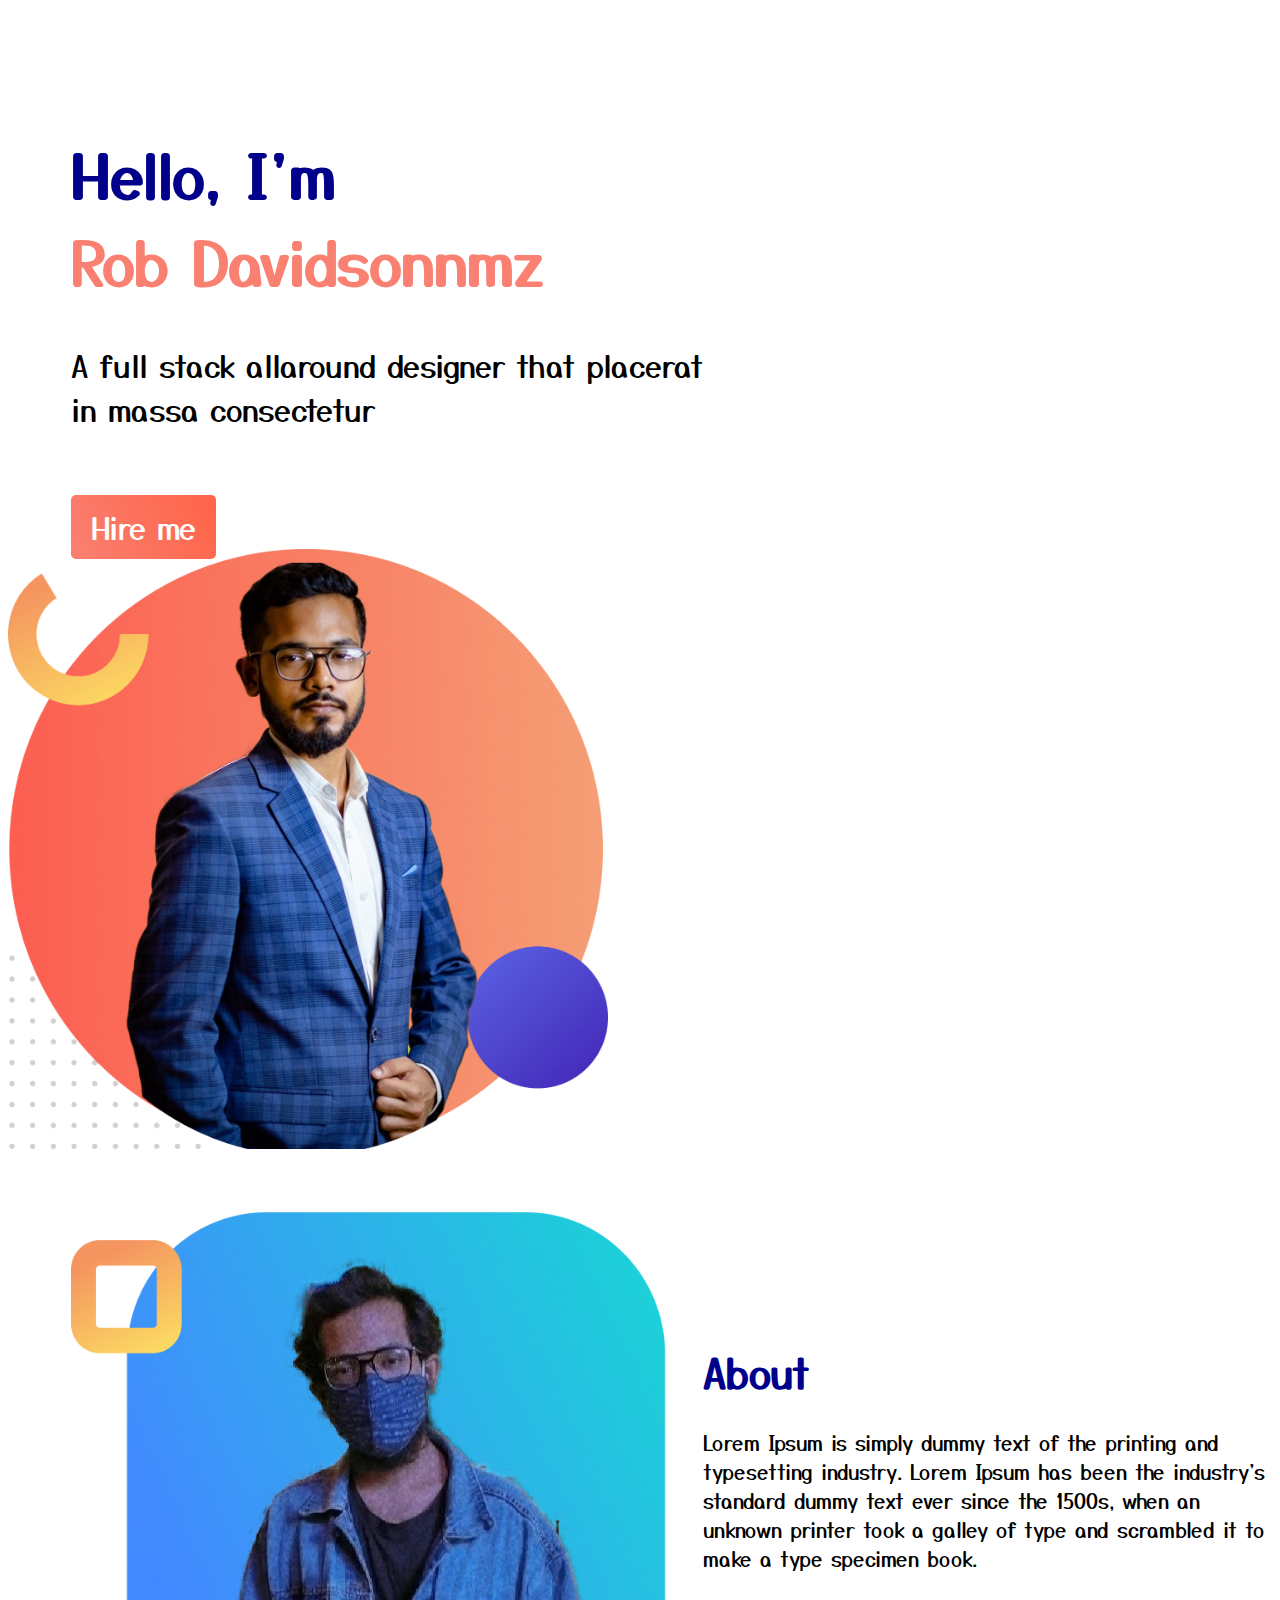
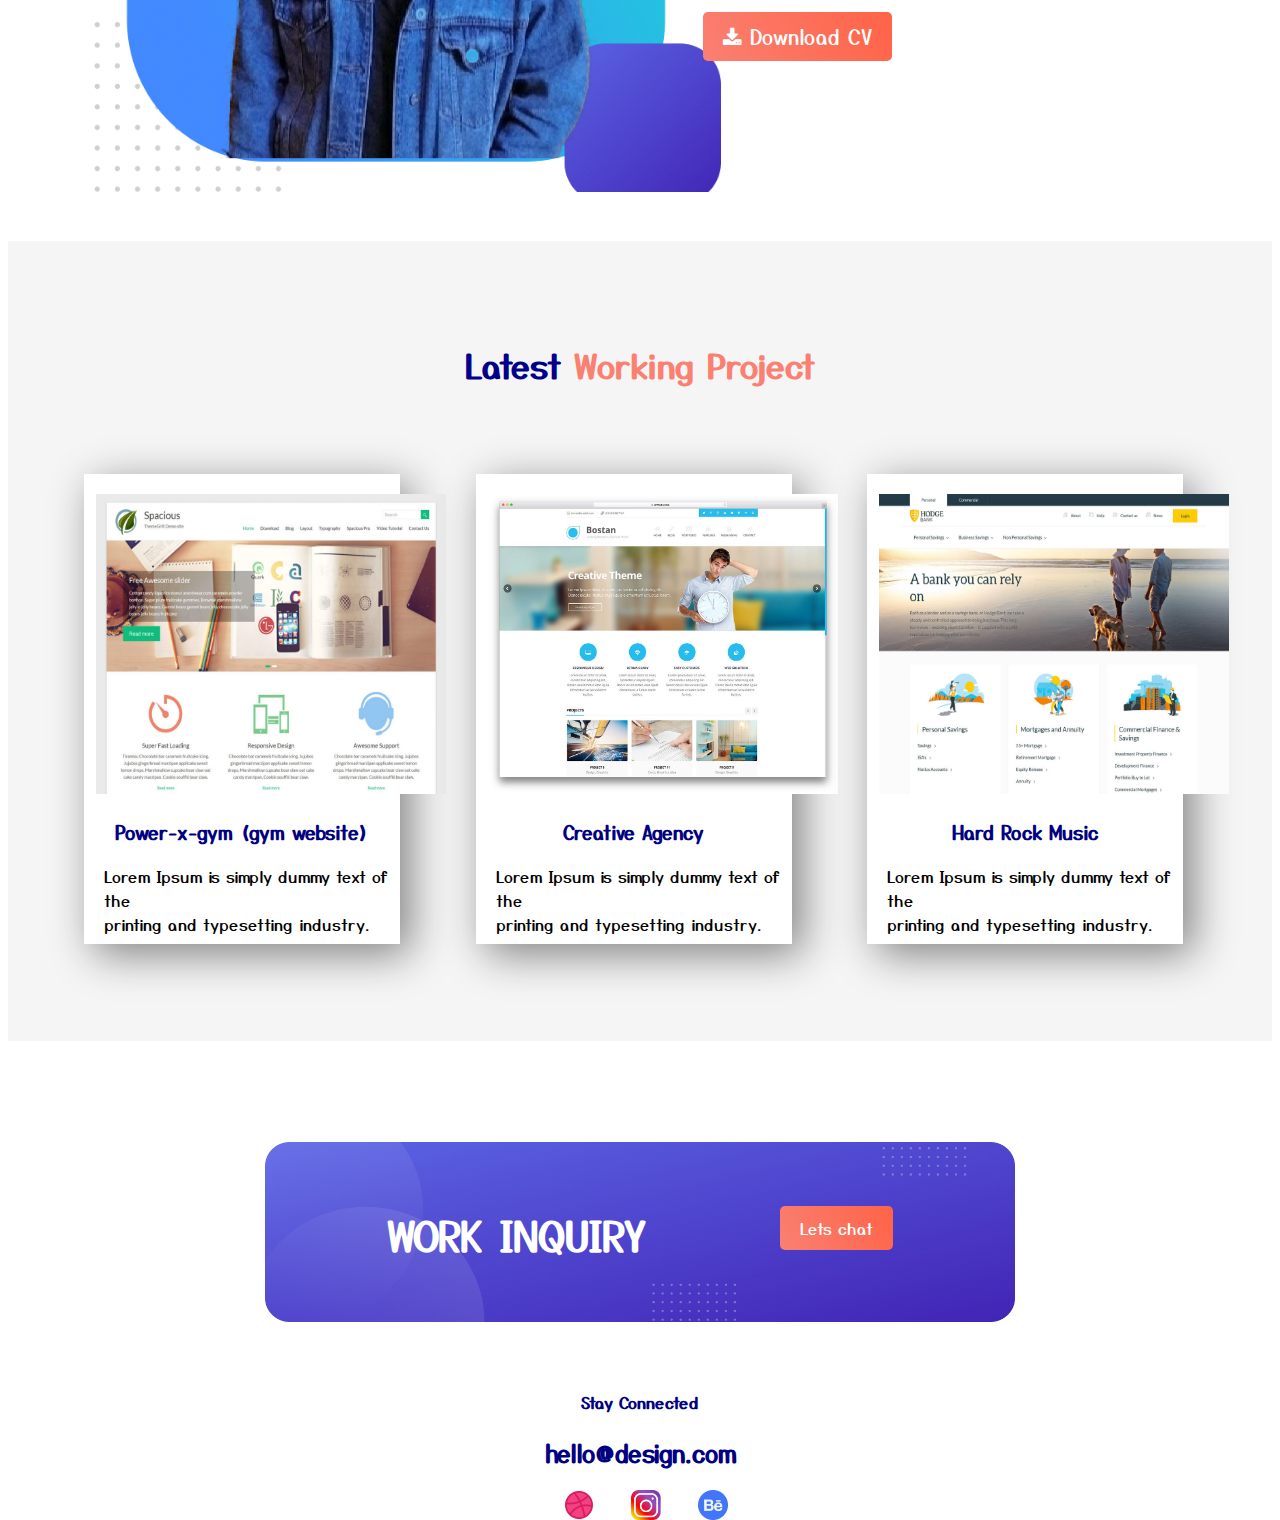
<file: index.html>
<!DOCTYPE html>
<html lang="en">
<head>
    <meta charset="UTF-8">
    <meta name="viewport" content="width=device-width, initial-scale=1.0">
    <title>Portfolio</title>
    <link rel="stylesheet" href="style.css">
    <link rel="preconnect" href="https://fonts.gstatic.com">
    <link href="https://fonts.googleapis.com/css2?family=Yusei+Magic&display=swap" rel="stylesheet">
    <link rel="stylesheet" href="https://cdnjs.cloudflare.com/ajax/libs/font-awesome/4.7.0/css/font-awesome.min.css">
</head>
<body>
    <section>
        <div class="half-width">
            <h1><span class="blue-highlight">Hello, I'm</span><br><span class="salmon-highlight">Rob Davidsonnmz</span></h1>
            <p>A full stack allaround designer that placerat<br>in massa consectetur</p><br>
            <a class="link_button" target="_blank" href="https://www.programming-hero.com/">Hire me</a>
        </div>
        <div class="half-width-img">
            <img src="Group 33086.png" width="600" height="600">
        </div>
    </section>
    <section>
        <div class="half-width">
            <img src="Group 33087.png" width="650" height="600">
        </div>
    </section>
    <section>
        <div class="half-width-text">
            <h1><span class="blue-highlight">About</span><br></h1>
            <p>Lorem Ipsum is simply dummy text of the printing and typesetting industry. Lorem Ipsum has been the industry's standard dummy text ever since the 1500s, when an unknown printer took a galley of type and scrambled it to make a type specimen book.</p><br>
            <a class="link_button" target="_blank" href="Group 33087.png" download><i class="fa fa-download"></i> Download CV</a>
        </div>
    </section>
    <section class=experience>
        <h1 id="center"><span class="blue-highlight">Latest </span><span class="salmon-highlight">Working Project</span></h1>
        <div class="first-one">
            <a target="_blank" href="https://www.programming-hero.com/"><img class="img-layout" src="free-responsive-wordpress-themes-spacious-1024x788.jpg"></a>
            <h3 class="experience-title">Power-x-gym (gym website)</h3>
            <p class="para">Lorem Ipsum is simply dummy text of the <br>
                printing and typesetting industry.
                </p>
        </div>
        <div class="first-one">
            <a target="_blank" href="https://www.programming-hero.com/"><img class="img-layout" src="29a919863bf6e49c8aafb8a0915c7203.jpg"></a>
            <h3 class="experience-title">Creative Agency</h3>
            <p class="para">Lorem Ipsum is simply dummy text of the <br>
                printing and typesetting industry.
                </p>
        </div>
        <div class="first-one">
            <a target="_blank" href="https://www.programming-hero.com/"><img class="img-layout" src="hodge-bank.jpg"></a>
            <h3 class="experience-title">Hard Rock Music</h3>
            <p class="para">Lorem Ipsum is simply dummy text of the <br>
                printing and typesetting industry.
                </p>
        </div>
    </section>
    <div class="inquiry-div">
        <img id="inq-img" src="Group_33094_1.png">
        <div class="adjust"> <h1 id="inq-h1">WORK INQUIRY</h1></div>
        <div class="adjust-2"><a class="link_button" target="_blank" href="https://www.programming-hero.com/">Lets chat</a></div>
    </div> 
</body>
<footer>
    <h4 id="footer">Stay Connected</h4>
    <h2 id="footer-2">hello@design.com</h2>
    
    <div id="foot-div">
        <img class="foot-img" src="image 6.png">
        <img class="foot-img" src="image 7.png">
        <img class="foot-img" src="Group 33059.png">
    </div>

</footer>
</html>
</file>
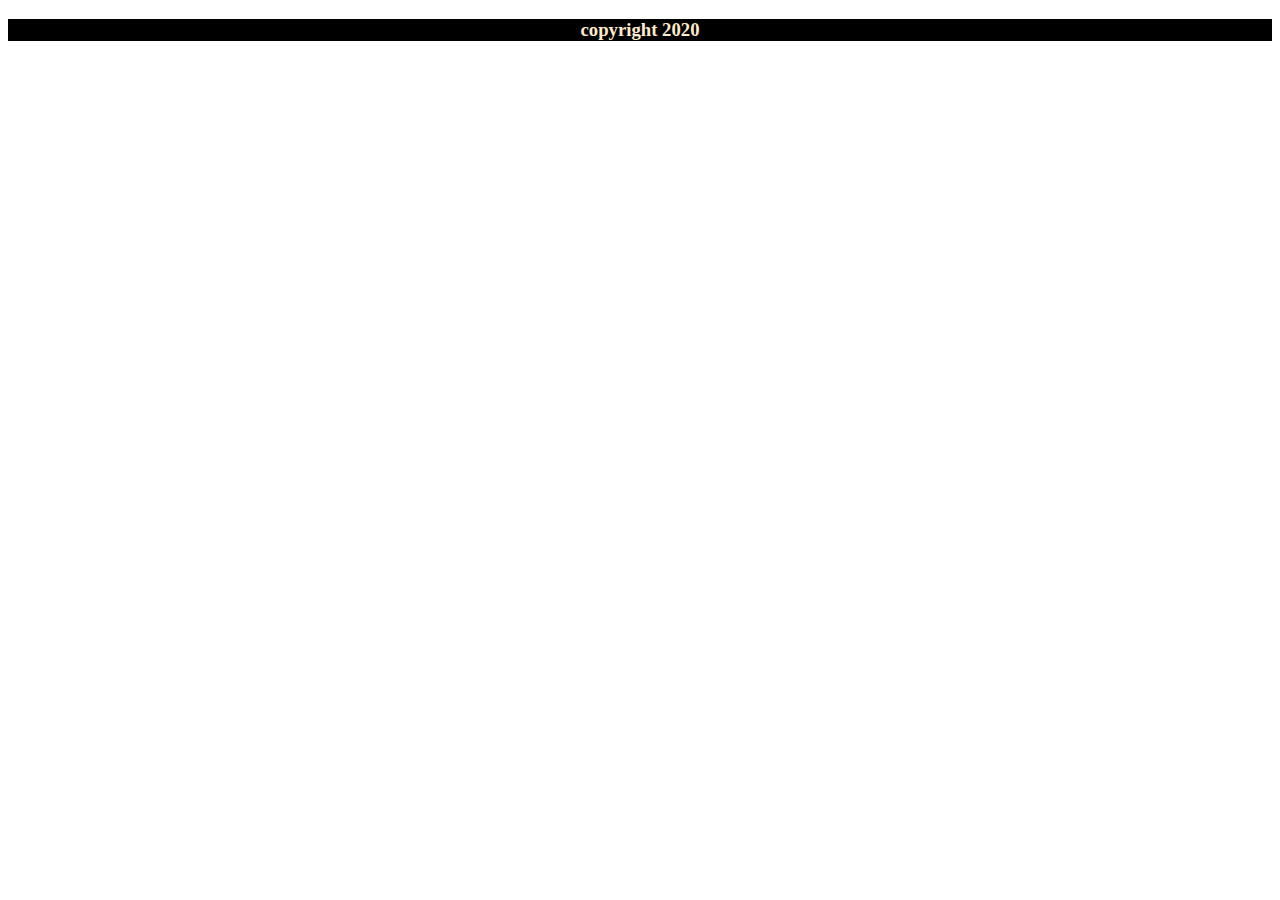
<file: midproject - Copy/viewer/footer.html>
<!DOCTYPE html>
<html lang="en">
<head>
    <meta charset="UTF-8">
    <meta http-equiv="X-UA-Compatible" content="IE=edge">
    <meta name="viewport" content="width=device-width, initial-scale=1.0">
    <title>Document</title>
</head>
<body>
    <footer style="background-color: black;">
        <h3 style="color: blanchedalmond; text-align: center;">copyright 2020</h3>
    </footer>
</body>
</html>
</file>
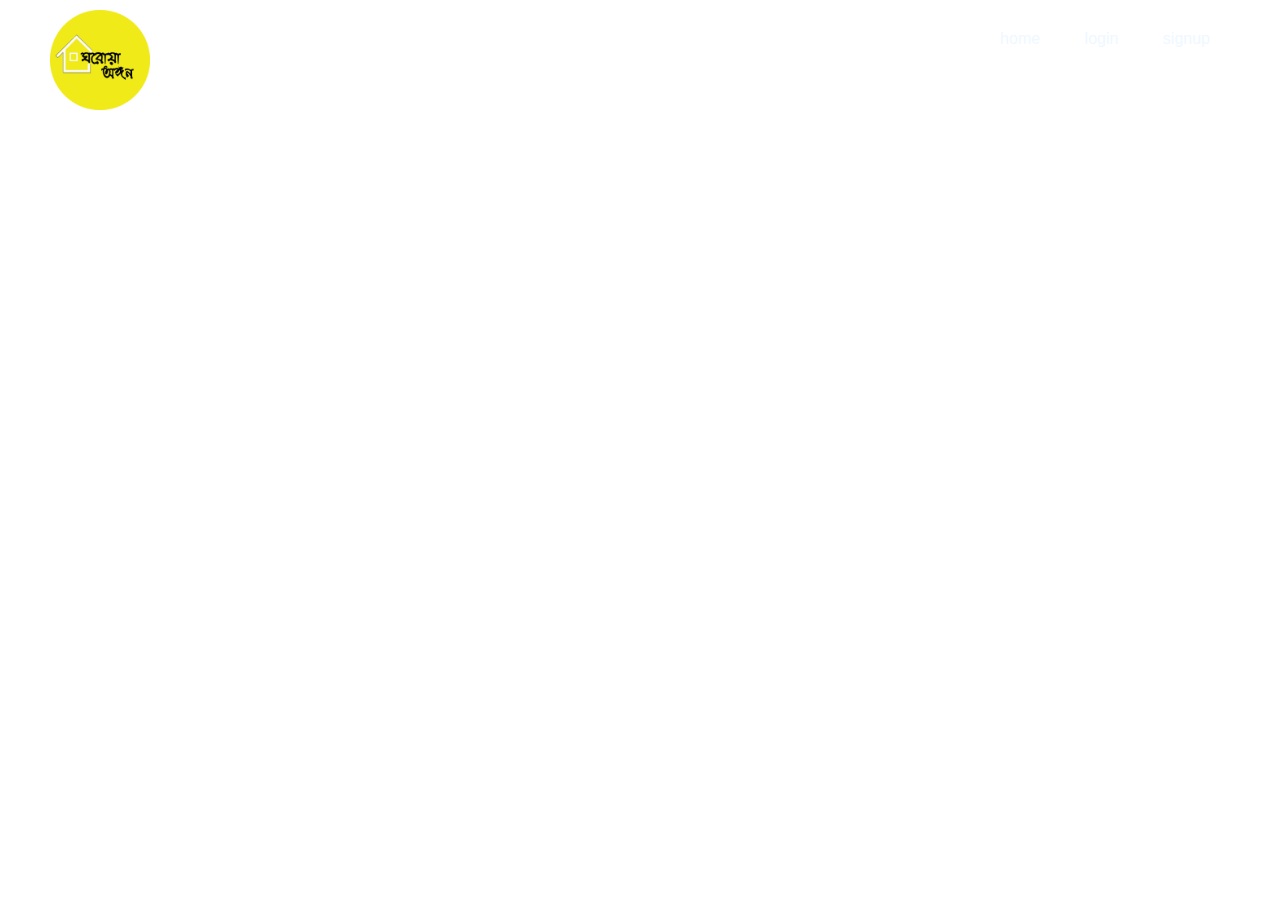
<file: midproject - Copy/viewer/header.html>
<!DOCTYPE html>
<html lang="en">
<head>
    <meta charset="UTF-8">
    <meta http-equiv="X-UA-Compatible" content="IE=edge">
    <meta name="viewport" content="width=device-width, initial-scale=1.0">
    <link rel="stylesheet" type="text/css" href="../style/home.css">
    <title>Document</title>
</head>
<body>
    <header>
        <header>
            <div class="main">
                <div class="logo">
                    <img src="../images/circle-cropped.png">
                </div>
                <ul>
                    <li><a style="text-align:right;" href="../viewer/home.php">home</a></li>
                    <li><a style="text-align:right;" href="../controller/logincontrol.php">login</a></li>
                    <li><a style="text-align:right;" href="../viewer/registration.php">signup</a></li>
                </ul>
            </div>

        </header>
    </header>
</body>
</html>
</file>
<file: style.css>
.salmon-highlight{
    color: salmon;
    font-family: 'Yusei Magic', sans-serif;
}
.blue-highlight{
    color: darkblue;
    font-family: 'Yusei Magic', sans-serif;
}
.half-width{
    float: left;
    width: 50%;
    margin-left: 5%;
    margin-top: 3%;
    font-size: 30px;

}
body{
    font-family: 'Yusei Magic', sans-serif; ;
}
.link_button{
    text-decoration: none;
    background-image: linear-gradient(60deg,salmon,tomato);
    color: white;
    padding: 10px 20px;
    border-radius: 5px;
}

.half-width-img{
    padding-right: 50px;
    margin-top: 4%;
}
.half-width-text{
    margin-top: 15%;
    font-size: 20px;
}
#center{
    text-align: center;
    padding-top: 100px;
    font-size: 33px;

}
.experience{
    height: 800px;
    width: 100%;
    background-color:whitesmoke;
    margin-top: 15%;
}
.first-one{
    float: left;
    background-color:white;
    width: 25%;
    margin-left: 6%;
    margin-top: 5%;
    height: 470px;
    box-shadow: 10px 10px 40px gray;
}
.img-layout{
    height: 300px;
    width: 350px;
    padding-top: 20px;
    padding-left: 12px;
}
.experience-title{
    text-align: center;
    color: navy;
}
.para{
    padding-left: 20px;
    font-size: medium;
}
.inquiry-div{
    margin-top: 8%;
    position: relative;
    text-align: center;
}
#inq-img{
    height: 180px;
    width: 750px;
}
#inq-h1{
    color: white;
    font-size: 40px;
}
.adjust{
    position: absolute;
    top: 20%;
    left: 30%;
}
.adjust-2{
    position: absolute;
    top: 40%;
    right: 30%;
}
#footer{
    text-align: center;
    color: navy;
    margin-top: 5%;
}
#footer-2{
    text-align: center;
    color: navy;
}
.foot-img{
    float: left;
    height: 30px;
    width: 30px;
    margin-left: 5%;
}
#foot-div{
    margin-left: 41%;
}
</file>
<file: midproject - Copy/style/home.css>
*{
    margin:0;
    padding: 0;
    font-family: sans-serif;
}
header{
    position:absolute;
    width: 100%;
    height: 100vh;
    background-size: cover;
    background-position: center;
    animation: animate 40s ease-in-out infinite;
}
@keyframes animate{
    0%,100%{
        background-image: linear-gradient(rgba(0,0,0,0.5),rgba(0,0,0,0.5)), url(../images/ecommerce-urgency-examples.png);
    }
    25%{
        background-image: linear-gradient(rgba(0,0,0,0.5),rgba(0,0,0,0.5)), url(../images/Impact-of-eCommerce-On-Society.jpg);
    }
    50%{
        background-image: linear-gradient(rgba(0,0,0,0.5),rgba(0,0,0,0.5)), url(../images/pngtree-e-commerce-discount-banner-background-image_259173.jpg);
    }
    75%{
        background-image: linear-gradient(rgba(0,0,0,0.5),rgba(0,0,0,0.5)), url(../images/pngtree-e-commerce-texture-cartoon-blue-banner-background-image_128873.jpg);
    }
}
.title{
    position: relative;
    top: 100%;
    left: 50%;
    transform: translate(-50%,50%);
    height: 150px;
    width: 470px;
    padding-left: 20px;
}
.title h1{
    color: transparent;
    color:white;
    font-size: 100px;
    border-bottom: 6px solid blueviolet;
    margin-bottom: 50px;
    font-family: Cambria, Cochin, Georgia, Times, 'Times New Roman', serif;
    position: relative;
    display: inline-block;
    animation: text_reveal .5s ease forwards;
    animation-delay: 0.7s;
}
@keyframes text_reveal {
    100%{
        color:goldenrod;    
    }
    
}
.title h1 span{
    position: absolute;
    left: 0;
    top: 0;
    height: 100%;
    width: 0;
    background-color: goldenrod;
    animation: overlay 1s ease forwards;
    animation-delay: .5s;
}
@keyframes overlay{
    50%{
        width: 100%;
        left: 0;
    }
    100%{
        left: 100%;
        width: 0;
    }
}
.title h3{
    color:white;
    font-size: 50px;
    font-family: Cambria, Cochin, Georgia, Times, 'Times New Roman', serif;
    text-align: center;
}
ul{
    float: right;
    list-style-type: none;
    margin-top: 30px;
    margin-right: 10px;
}
ul li{
    display: inline-block;
}
ul li a{
    text-decoration: none;
    color:aliceblue;
    padding: 5px 20px;
    border: 1px solid white transparent;
    transition: 0.5s ease;
}

ul li a:active{
    background-color: white;
    color: black;  
}
ul li a:hover{
    background-color: white;
    color: black;
}
.logo img{
    float: left;
    width: 100px;
    height: auto;
    margin-top: 10px;
    margin-left: 10px;
}
.main{
    max-width: 1200px;
    margin: auto;
}
</file>
